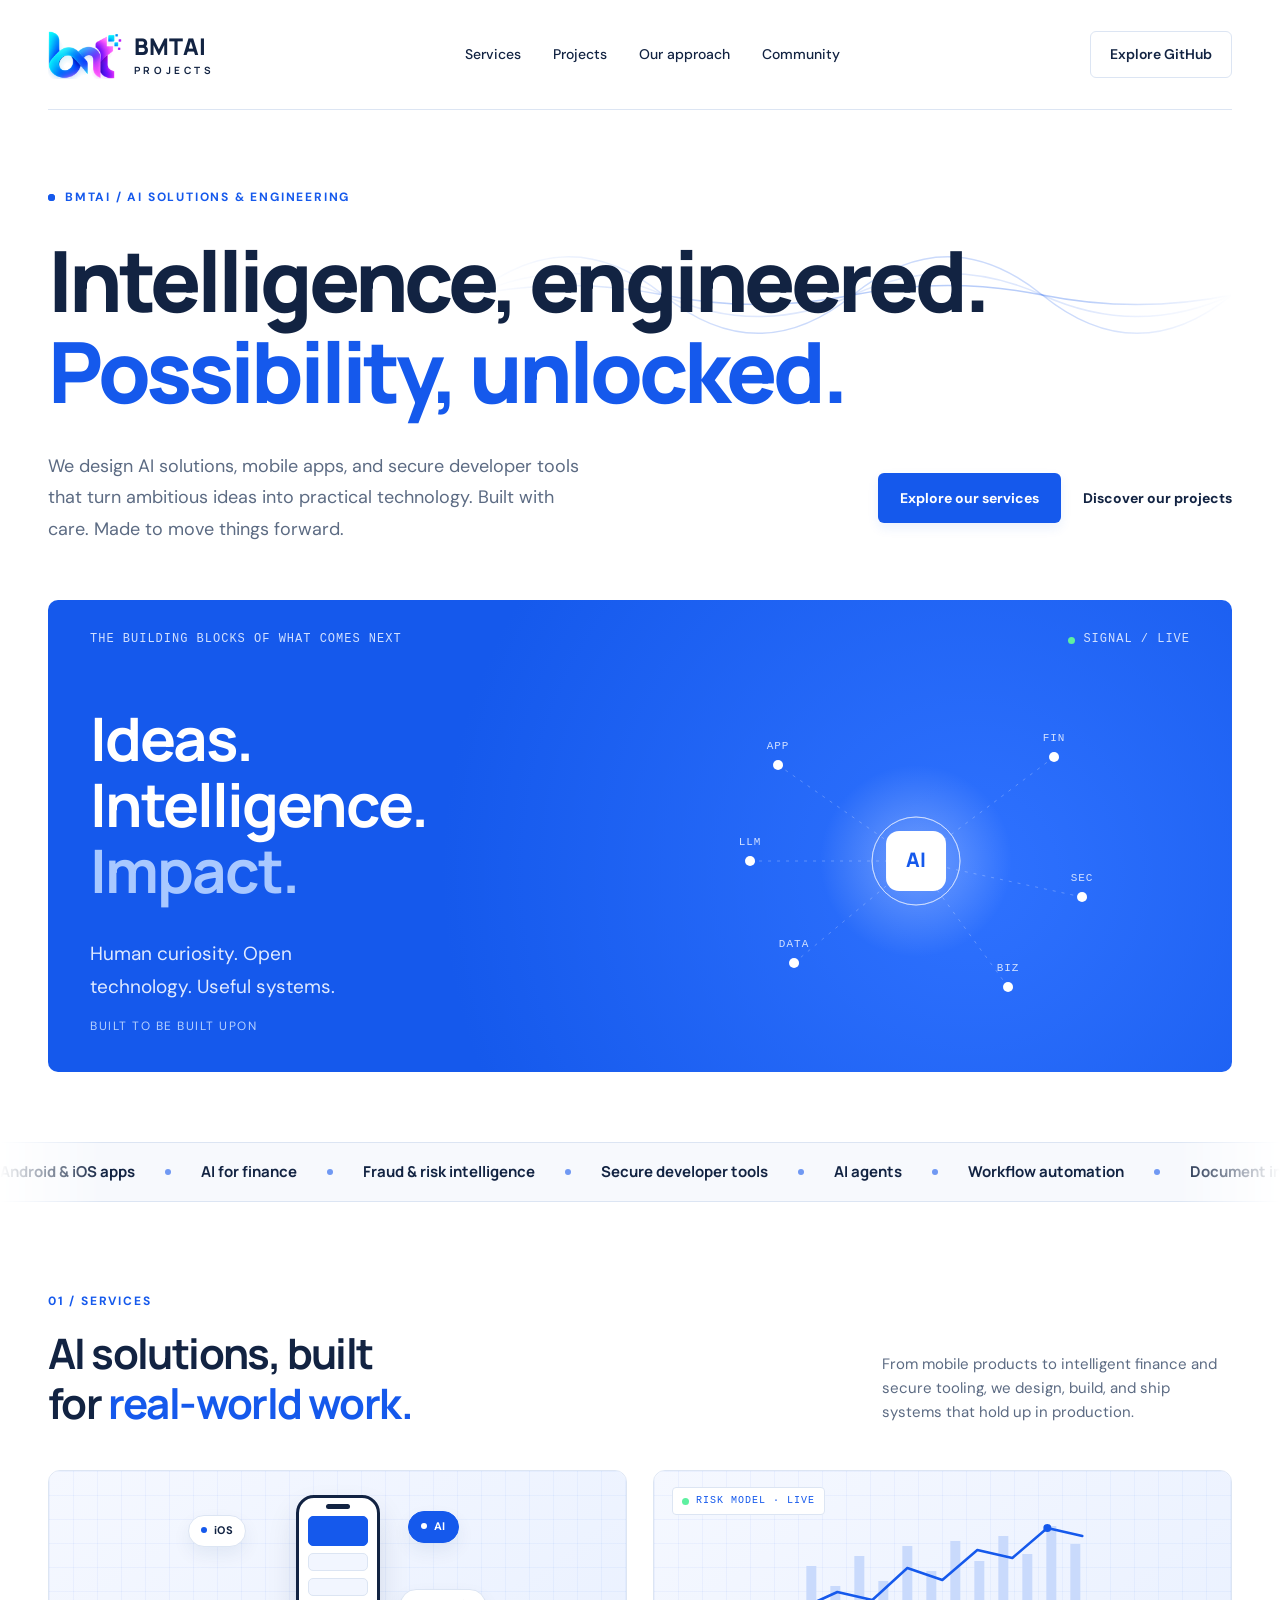
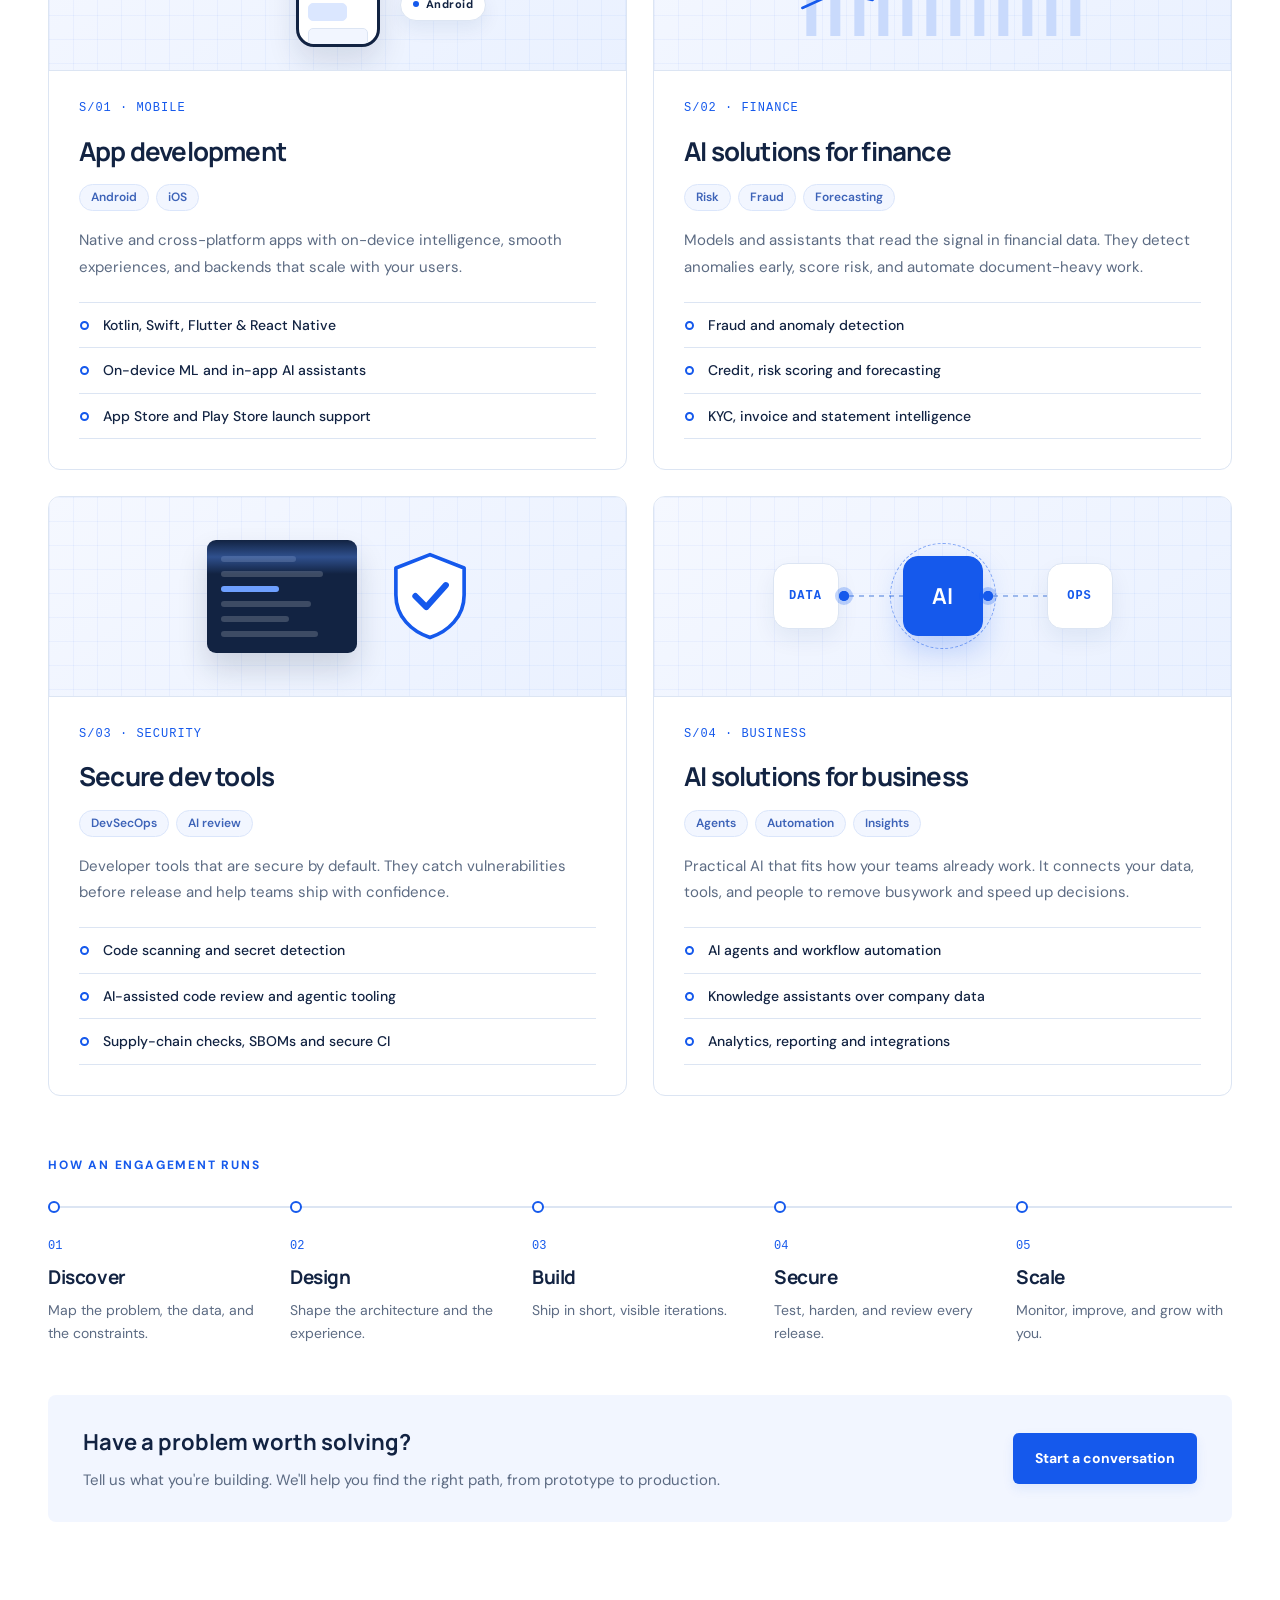
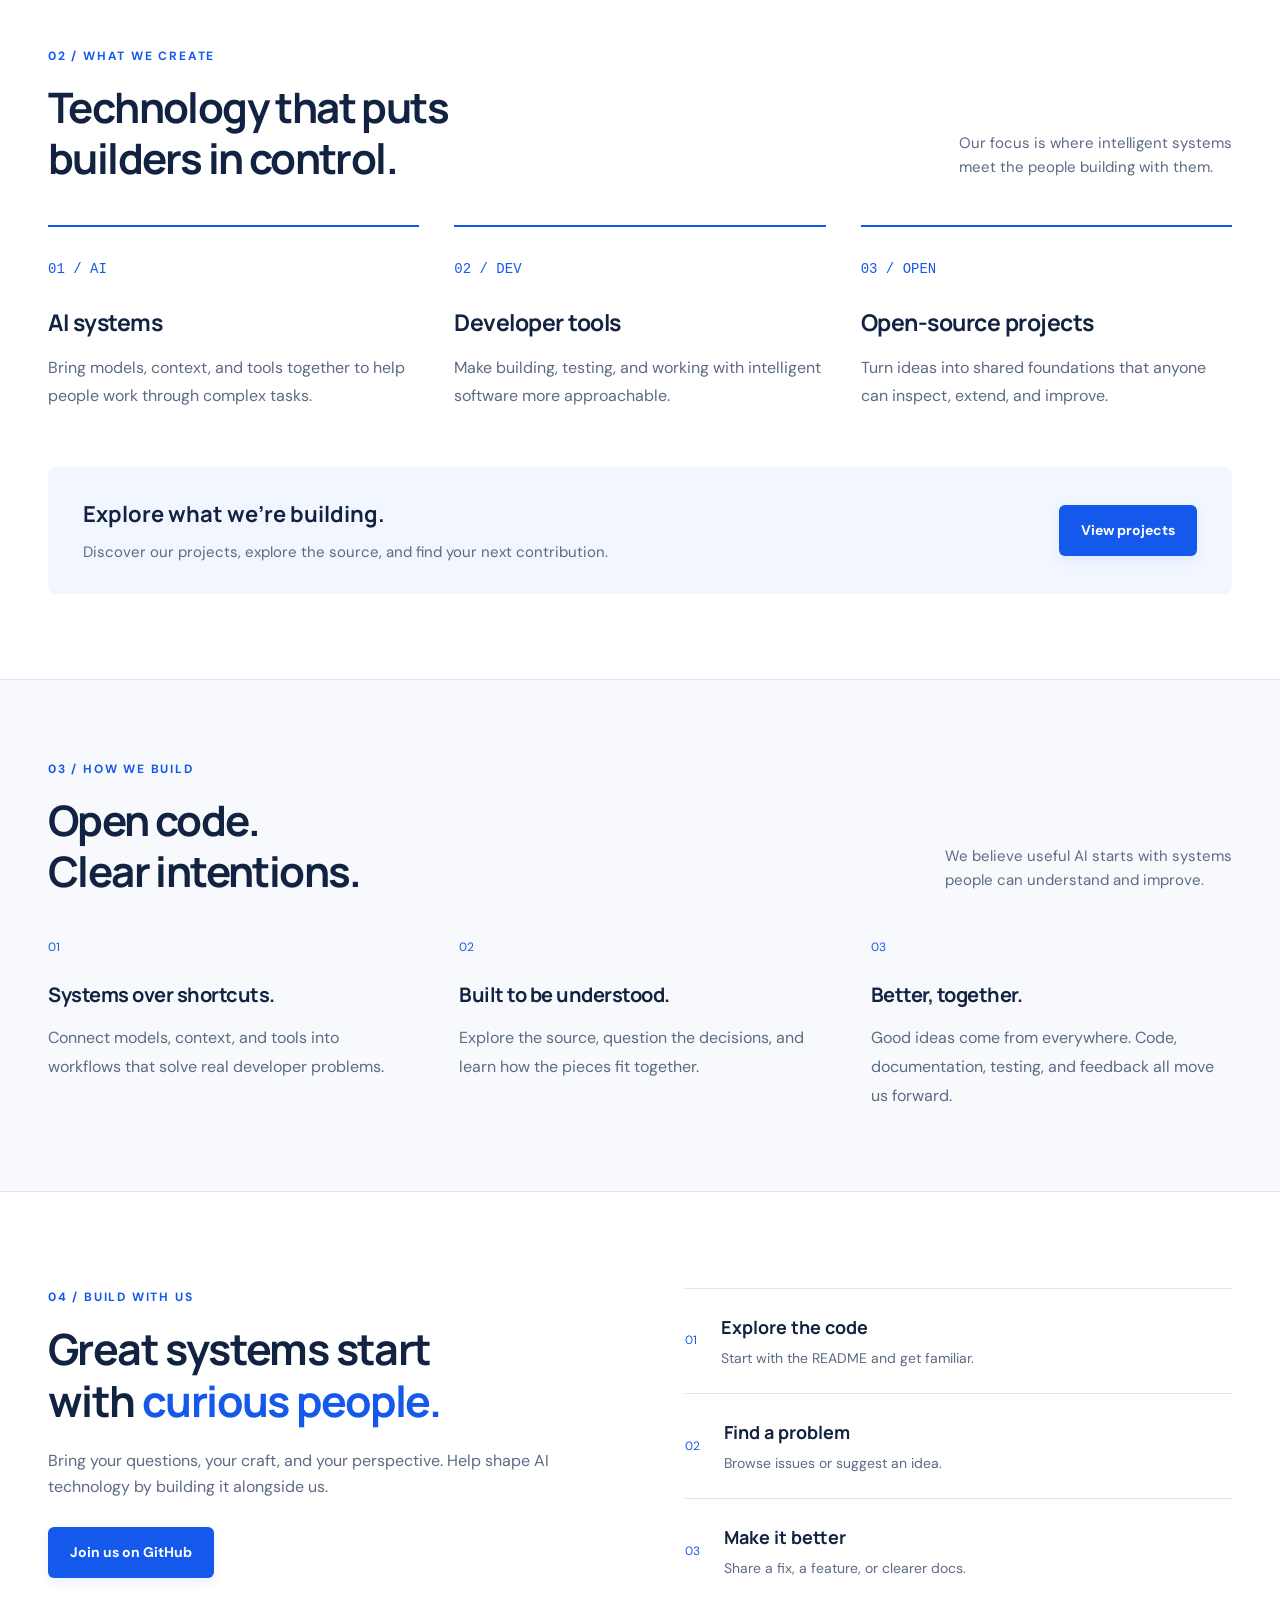
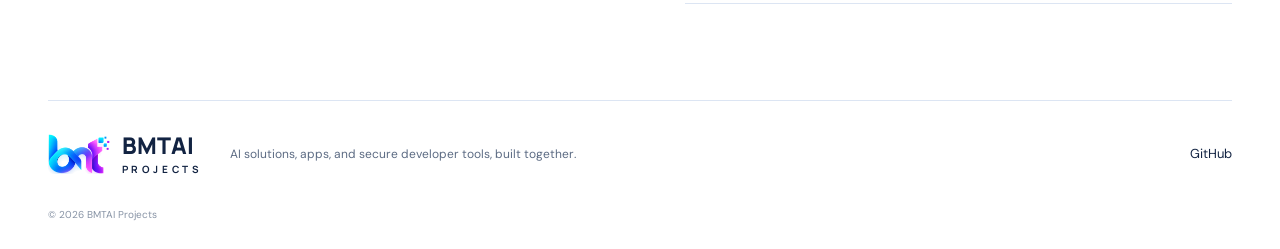
<file: index.html>
<!doctype html>
<html lang="en"><head><meta charset="utf-8"><meta name="viewport" content="width=device-width,initial-scale=1"><meta name="description" content="BMTAI builds AI solutions for finance and business, Android and iOS apps, and secure developer tools. Built openly, for people who build."><meta name="theme-color" content="#1559ec"><title>BMTAI Projects — Build intelligence, together.</title><link rel="icon" type="image/png" sizes="32x32" href="assets/favicon-32.png"><link rel="icon" type="image/png" sizes="192x192" href="assets/favicon-192.png"><link rel="apple-touch-icon" href="assets/apple-touch-icon.png"><link rel="stylesheet" href="style.css"></head>
<body><header class="wrap"><a class="brand" href="/" aria-label="BMTAI home"><img class="logo-mark" src="assets/logo-mark.png" alt="" width="74" height="48"><span>BMTAI<span class="brand-sub">PROJECTS</span></span></a><nav aria-label="Main navigation"><a href="/#services">Services</a><a href="/projects/">Projects</a><a href="/#approach">Our approach</a><a href="/#community">Community</a></nav><a class="nav-cta" href="https://github.com/bmtai-projects">Explore GitHub</a></header>
<main>

<!-- Hero -->
<section class="company-hero wrap">
  <svg class="hero-waves" viewBox="0 0 600 240" preserveAspectRatio="none" aria-hidden="true">
    <path class="w1" d="M0 120 Q75 40 150 120 T300 120 T450 120 T600 120 T750 120 T900 120"/>
    <path class="w2" d="M0 120 Q75 75 150 120 T300 120 T450 120 T600 120 T750 120 T900 120"/>
    <path class="w3" d="M0 120 Q75 100 150 120 T300 120 T450 120 T600 120 T750 120 T900 120"/>
  </svg>
  <div class="eyebrow"><span class="pulse"></span>BMTAI / AI SOLUTIONS &amp; ENGINEERING</div>
  <h1>Intelligence, engineered.<br><em>Possibility, unlocked.</em></h1>
  <div class="hero-bottom"><p>We design AI solutions, mobile apps, and secure developer tools that turn ambitious ideas into practical technology. Built with care. Made to move things forward.</p><div class="actions"><a class="button primary" href="/#services">Explore our services</a><a class="text-link" href="/projects/">Discover our projects</a></div></div>
  <div class="brand-panel">
    <div class="panel-top"><span>THE BUILDING BLOCKS OF WHAT COMES NEXT</span><span class="live"><i></i>SIGNAL / LIVE</span></div>
    <div class="panel-copy">
      <div class="panel-title">Ideas.<br>Intelligence.<br><span>Impact.</span></div>
      <div class="panel-bottom"><p>Human curiosity. Open technology. Useful systems.</p><span>BUILT TO BE BUILT UPON</span></div>
    </div>
    <div class="signal-map" aria-hidden="true">
      <svg viewBox="0 0 400 320">
        <defs><radialGradient id="core-glow"><stop offset="0" stop-color="#fff" stop-opacity=".32"/><stop offset="1" stop-color="#fff" stop-opacity="0"/></radialGradient></defs>
        <g class="rings"><circle cx="200" cy="160" r="44"/><circle cx="200" cy="160" r="44"/><circle cx="200" cy="160" r="44"/></g>
        <g class="links"><path d="M62 64L200 160"/><path d="M338 56L200 160"/><path d="M366 196L200 160"/><path d="M292 286L200 160"/><path d="M78 262L200 160"/><path d="M34 160L200 160"/></g>
        <g class="packets">
          <path pathLength="100" d="M62 64L200 160" style="--d:0s"/>
          <path pathLength="100" d="M338 56L200 160" style="--d:-.7s"/>
          <path pathLength="100" d="M366 196L200 160" style="--d:-1.4s"/>
          <path pathLength="100" d="M292 286L200 160" style="--d:-2.1s"/>
          <path pathLength="100" d="M78 262L200 160" style="--d:-.35s"/>
          <path pathLength="100" d="M34 160L200 160" style="--d:-1.75s"/>
          <path class="out" pathLength="100" d="M200 160L338 56" style="--d:-1s"/>
          <path class="out" pathLength="100" d="M200 160L78 262" style="--d:-2.4s"/>
          <path class="out" pathLength="100" d="M200 160L292 286" style="--d:-.2s"/>
        </g>
        <circle cx="200" cy="160" r="96" fill="url(#core-glow)"/>
        <g class="nodes">
          <g style="--d:0s"><circle cx="62" cy="64" r="5"/><text x="62" y="48">APP</text></g>
          <g style="--d:.5s"><circle cx="338" cy="56" r="5"/><text x="338" y="40">FIN</text></g>
          <g style="--d:1s"><circle cx="366" cy="196" r="5"/><text x="366" y="180">SEC</text></g>
          <g style="--d:1.5s"><circle cx="292" cy="286" r="5"/><text x="292" y="270">BIZ</text></g>
          <g style="--d:2s"><circle cx="78" cy="262" r="5"/><text x="78" y="246">DATA</text></g>
          <g style="--d:2.5s"><circle cx="34" cy="160" r="5"/><text x="34" y="144">LLM</text></g>
        </g>
        <g class="hub"><rect x="170" y="130" width="60" height="60" rx="13"/><text x="200" y="166">AI</text></g>
      </svg>
    </div>
  </div>
</section>

<!-- Capability ticker -->
<div class="ticker" aria-label="Capabilities"><div class="ticker-track">
  <ul><li>Android &amp; iOS apps</li><li>AI for finance</li><li>Fraud &amp; risk intelligence</li><li>Secure developer tools</li><li>AI agents</li><li>Workflow automation</li><li>Document intelligence</li><li>Open source</li></ul>
  <ul aria-hidden="true"><li>Android &amp; iOS apps</li><li>AI for finance</li><li>Fraud &amp; risk intelligence</li><li>Secure developer tools</li><li>AI agents</li><li>Workflow automation</li><li>Document intelligence</li><li>Open source</li></ul>
</div></div>

<!-- Services -->
<section class="services wrap" id="services">
  <div class="section-heading"><div><div class="eyebrow">01 / SERVICES</div><h2>AI solutions, built<br>for <em>real-world work.</em></h2></div><p>From mobile products to intelligent finance and secure tooling, we design, build, and ship systems that hold up in production.</p></div>
  <div class="service-grid">

    <article class="service reveal">
      <div class="svc-visual v-app" aria-hidden="true">
        <div class="phone"><i class="notch"></i><div class="feed"><span></span><span></span><span></span><span></span><span></span><span></span><span></span><span></span><span></span><span></span></div></div>
        <span class="float-chip c1">iOS</span><span class="float-chip c2">Android</span><span class="float-chip c3">AI</span>
      </div>
      <div class="svc-body">
        <span class="svc-tag">S/01 · MOBILE</span>
        <h3>App development</h3>
        <div class="svc-chips"><span>Android</span><span>iOS</span></div>
        <p>Native and cross-platform apps with on-device intelligence, smooth experiences, and backends that scale with your users.</p>
        <ul><li>Kotlin, Swift, Flutter &amp; React Native</li><li>On-device ML and in-app AI assistants</li><li>App Store and Play Store launch support</li></ul>
      </div>
    </article>

    <article class="service reveal">
      <div class="svc-visual v-fin" aria-hidden="true">
        <svg viewBox="0 0 300 150">
          <g class="fin-bars"><rect x="14" y="70" width="10" height="70" style="--i:0"/><rect x="38" y="90" width="10" height="50" style="--i:1"/><rect x="62" y="60" width="10" height="80" style="--i:2"/><rect x="86" y="85" width="10" height="55" style="--i:3"/><rect x="110" y="50" width="10" height="90" style="--i:4"/><rect x="134" y="75" width="10" height="65" style="--i:5"/><rect x="158" y="45" width="10" height="95" style="--i:6"/><rect x="182" y="65" width="10" height="75" style="--i:7"/><rect x="206" y="40" width="10" height="100" style="--i:8"/><rect x="230" y="58" width="10" height="82" style="--i:9"/><rect x="254" y="30" width="10" height="110" style="--i:10"/><rect x="278" y="48" width="10" height="92" style="--i:11"/></g>
          <path class="fin-line" pathLength="100" d="M10 112L45 96L80 104L115 72L150 84L185 54L220 62L255 32L290 40"/>
          <path class="fin-pulse" pathLength="100" d="M10 112L45 96L80 104L115 72L150 84L185 54L220 62L255 32L290 40"/>
          <circle class="fin-ping" cx="255" cy="32" r="5"/><circle class="fin-dot" cx="255" cy="32" r="4"/>
        </svg>
        <span class="fin-badge"><i></i>RISK MODEL · LIVE</span>
      </div>
      <div class="svc-body">
        <span class="svc-tag">S/02 · FINANCE</span>
        <h3>AI solutions for finance</h3>
        <div class="svc-chips"><span>Risk</span><span>Fraud</span><span>Forecasting</span></div>
        <p>Models and assistants that read the signal in financial data. They detect anomalies early, score risk, and automate document-heavy work.</p>
        <ul><li>Fraud and anomaly detection</li><li>Credit, risk scoring and forecasting</li><li>KYC, invoice and statement intelligence</li></ul>
      </div>
    </article>

    <article class="service reveal">
      <div class="svc-visual v-sec" aria-hidden="true">
        <div class="code"><span style="width:62%"></span><span style="width:84%"></span><span class="hl" style="width:48%"></span><span style="width:74%"></span><span style="width:56%"></span><span style="width:80%"></span><i class="beam"></i></div>
        <div class="shield"><svg viewBox="0 0 64 74"><path class="shield-body" d="M32 3L60 14V36C60 54 47 66 32 71C17 66 4 54 4 36V14Z"/><path class="tick" pathLength="100" d="M20 37L29 46L45 28"/></svg></div>
      </div>
      <div class="svc-body">
        <span class="svc-tag">S/03 · SECURITY</span>
        <h3>Secure dev tools</h3>
        <div class="svc-chips"><span>DevSecOps</span><span>AI review</span></div>
        <p>Developer tools that are secure by default. They catch vulnerabilities before release and help teams ship with confidence.</p>
        <ul><li>Code scanning and secret detection</li><li>AI-assisted code review and agentic tooling</li><li>Supply-chain checks, SBOMs and secure CI</li></ul>
      </div>
    </article>

    <article class="service reveal">
      <div class="svc-visual v-biz" aria-hidden="true">
        <div class="flow">
          <div class="fnode"><b>DATA</b></div>
          <div class="flink"><i></i><i></i></div>
          <div class="fnode hub"><b>AI</b></div>
          <div class="flink"><i></i><i></i></div>
          <div class="fnode"><b>OPS</b></div>
        </div>
      </div>
      <div class="svc-body">
        <span class="svc-tag">S/04 · BUSINESS</span>
        <h3>AI solutions for business</h3>
        <div class="svc-chips"><span>Agents</span><span>Automation</span><span>Insights</span></div>
        <p>Practical AI that fits how your teams already work. It connects your data, tools, and people to remove busywork and speed up decisions.</p>
        <ul><li>AI agents and workflow automation</li><li>Knowledge assistants over company data</li><li>Analytics, reporting and integrations</li></ul>
      </div>
    </article>

  </div>

  <div class="process">
    <div class="eyebrow">HOW AN ENGAGEMENT RUNS</div>
    <ol>
      <li><span>01</span><h3>Discover</h3><p>Map the problem, the data, and the constraints.</p></li>
      <li><span>02</span><h3>Design</h3><p>Shape the architecture and the experience.</p></li>
      <li><span>03</span><h3>Build</h3><p>Ship in short, visible iterations.</p></li>
      <li><span>04</span><h3>Secure</h3><p>Test, harden, and review every release.</p></li>
      <li><span>05</span><h3>Scale</h3><p>Monitor, improve, and grow with you.</p></li>
    </ol>
  </div>

  <div class="portfolio-callout service-callout"><div><h3>Have a problem worth solving?</h3><p>Tell us what you're building. We'll help you find the right path, from prototype to production.</p></div><a class="button primary" href="https://github.com/bmtai-projects">Start a conversation</a></div>
</section>

<!-- What we create -->
<section class="focus wrap"><div class="section-heading"><div><div class="eyebrow">02 / WHAT WE CREATE</div><h2>Technology that puts<br>builders in control.</h2></div><p>Our focus is where intelligent systems<br>meet the people building with them.</p></div><div class="focus-grid"><article class="reveal"><span class="focus-icon">01 / AI</span><h3>AI systems</h3><p>Bring models, context, and tools together to help people work through complex tasks.</p></article><article class="reveal"><span class="focus-icon">02 / DEV</span><h3>Developer tools</h3><p>Make building, testing, and working with intelligent software more approachable.</p></article><article class="reveal"><span class="focus-icon">03 / OPEN</span><h3>Open-source projects</h3><p>Turn ideas into shared foundations that anyone can inspect, extend, and improve.</p></article></div><div class="portfolio-callout"><div><h3>Explore what we're building.</h3><p>Discover our projects, explore the source, and find your next contribution.</p></div><a class="button primary" href="/projects/">View projects</a></div></section>

<!-- Approach -->
<section class="approach" id="approach"><div class="wrap"><div class="section-heading"><div><div class="eyebrow">03 / HOW WE BUILD</div><h2>Open code.<br>Clear intentions.</h2></div><p>We believe useful AI starts with systems<br>people can understand and improve.</p></div><div class="values"><article class="reveal"><span>01</span><h3>Systems over shortcuts.</h3><p>Connect models, context, and tools into workflows that solve real developer problems.</p></article><article class="reveal"><span>02</span><h3>Built to be understood.</h3><p>Explore the source, question the decisions, and learn how the pieces fit together.</p></article><article class="reveal"><span>03</span><h3>Better, together.</h3><p>Good ideas come from everywhere. Code, documentation, testing, and feedback all move us forward.</p></article></div></div></section>

<!-- Community -->
<section class="community wrap" id="community"><div><div class="eyebrow">04 / BUILD WITH US</div><h2>Great systems start<br>with <em>curious people.</em></h2><p>Bring your questions, your craft, and your perspective. Help shape AI technology by building it alongside us.</p><a class="button primary" href="https://github.com/bmtai-projects">Join us on GitHub</a></div><div class="contribute"><a href="/projects/"><span>01</span><div><h3>Explore the code</h3><p>Start with the README and get familiar.</p></div></a><a href="https://github.com/bmtai-projects"><span>02</span><div><h3>Find a problem</h3><p>Browse issues or suggest an idea.</p></div></a><a href="https://github.com/bmtai-projects"><span>03</span><div><h3>Make it better</h3><p>Share a fix, a feature, or clearer docs.</p></div></a></div></section>
</main><footer class="wrap"><a class="brand" href="/"><img class="logo-mark" src="assets/logo-mark.png" alt="" width="74" height="48"><span>BMTAI<span class="brand-sub">PROJECTS</span></span></a><p>AI solutions, apps, and secure developer tools, built together.</p><a href="https://github.com/bmtai-projects">GitHub</a><small>© <span id="year">2026</span> BMTAI Projects</small></footer><script>document.getElementById('year').textContent=new Date().getFullYear();</script></body></html>
</file>
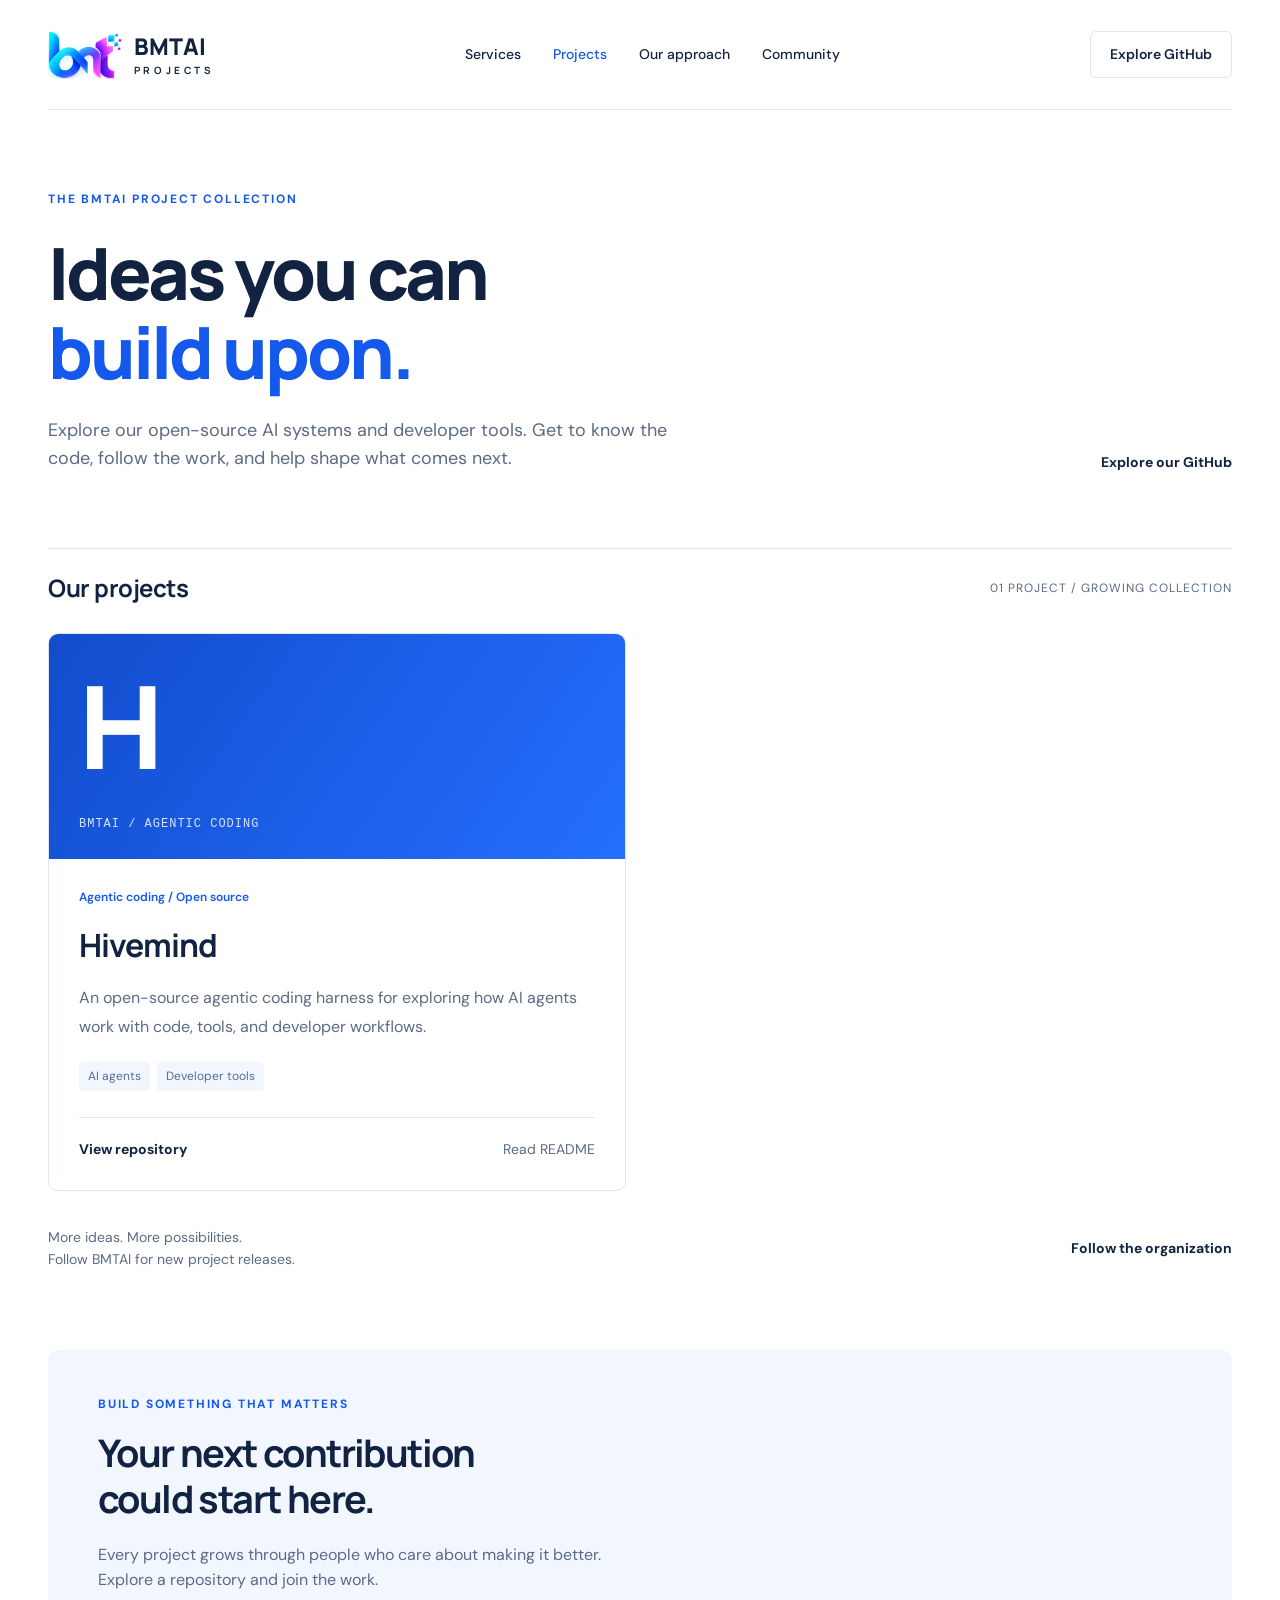
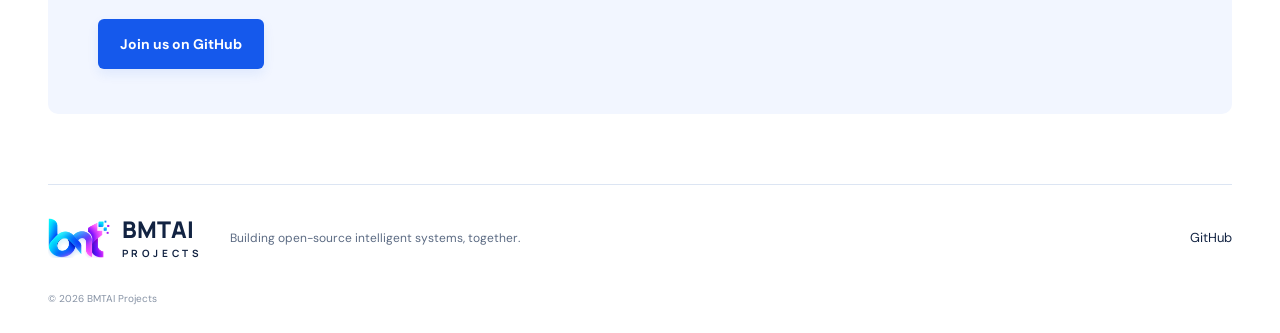
<file: projects/index.html>
<!doctype html>
<html lang="en"><head><meta charset="utf-8"><meta name="viewport" content="width=device-width,initial-scale=1"><meta name="description" content="BMTAI Projects builds open-source AI systems and developer tools. Built openly, for people who build."><meta name="theme-color" content="#1559ec"><title>Projects — BMTAI Projects</title><link rel="icon" type="image/png" sizes="32x32" href="/assets/favicon-32.png"><link rel="icon" type="image/png" sizes="192x192" href="/assets/favicon-192.png"><link rel="apple-touch-icon" href="/assets/apple-touch-icon.png"><link rel="stylesheet" href="/style.css"></head>
<body><header class="wrap"><a class="brand" href="/" aria-label="BMTAI home"><img class="logo-mark" src="/assets/logo-mark.png" alt="" width="74" height="48"><span>BMTAI<span class="brand-sub">PROJECTS</span></span></a><nav aria-label="Main navigation"><a href="/#services">Services</a><a href="/projects/" aria-current="page">Projects</a><a href="/#approach">Our approach</a><a href="/#community">Community</a></nav><a class="nav-cta" href="https://github.com/bmtai-projects">Explore GitHub</a></header>
<main><section class="projects-intro wrap"><div class="eyebrow">THE BMTAI PROJECT COLLECTION</div><h1>Ideas you can<br><em>build upon.</em></h1><div class="intro-row"><p>Explore our open-source AI systems and developer tools. Get to know the code, follow the work, and help shape what comes next.</p><a class="text-link" href="https://github.com/bmtai-projects">Explore our GitHub</a></div></section><section class="project-collection wrap" aria-label="Project collection"><div class="collection-heading"><h2>Our projects</h2><span>01 PROJECT / GROWING COLLECTION</span></div><div class="project-grid" id="project-grid"></div><div class="collection-footer"><p>More ideas. More possibilities.<br>Follow BMTAI for new project releases.</p><a class="text-link" href="https://github.com/bmtai-projects">Follow the organization</a></div></section><section class="project-invitation wrap"><div class="eyebrow">BUILD SOMETHING THAT MATTERS</div><h2>Your next contribution<br>could start here.</h2><p>Every project grows through people who care about making it better.<br>Explore a repository and join the work.</p><a class="button primary" href="https://github.com/bmtai-projects">Join us on GitHub</a></section></main><footer class="wrap"><a class="brand" href="/"><img class="logo-mark" src="/assets/logo-mark.png" alt="" width="74" height="48"><span>BMTAI<span class="brand-sub">PROJECTS</span></span></a><p>Building open-source intelligent systems, together.</p><a href="https://github.com/bmtai-projects">GitHub</a><small>© <span id="year">2026</span> BMTAI Projects</small></footer><script>document.getElementById('year').textContent=new Date().getFullYear();</script><script src="/projects.js"></script></body></html>
</file>
<file: style.css>
@import url('https://fonts.googleapis.com/css2?family=DM+Sans:wght@400;500;600;700&family=Manrope:wght@400;500;600;700;800&display=swap');
:root{--blue:#1559ec;--ink:#122342;--muted:#5c6b83;--pale:#f2f6ff;--line:#dce5f3}*{box-sizing:border-box}html{scroll-behavior:smooth;scroll-padding-top:30px}body{margin:0;background:white;color:var(--ink);font-family:'DM Sans',Arial,sans-serif;font-size:16px;line-height:1.6}a{color:inherit;text-decoration:none}a:focus-visible{outline:3px solid #85b3ff;outline-offset:5px}button,a{-webkit-tap-highlight-color:transparent}.wrap{width:min(1200px,calc(100% - 96px));margin:auto}header{height:110px;display:flex;align-items:center;justify-content:space-between;border-bottom:1px solid var(--line)}.brand{display:flex;align-items:center;gap:12px;font-family:Manrope,Arial,sans-serif;font-size:23px;font-weight:800;line-height:1}.mark{background:var(--blue);color:white;width:43px;height:43px;display:flex;align-items:center;justify-content:center;border-radius:9px;font-size:28px;position:relative;overflow:hidden}.mark span{font-size:16px;margin-left:2px;letter-spacing:-4px;font-weight:400}.brand-sub{display:block;font-size:10px;letter-spacing:3.6px;margin-top:7px;font-weight:700}nav{display:flex;gap:32px;font-size:14px;font-weight:500}nav a:hover,.text-link:hover{color:var(--blue)}.nav-cta{font-size:14px;border:1px solid var(--line);padding:11px 19px;border-radius:6px;font-weight:600}.nav-cta span{margin-left:15px}.hero{padding:92px 0 86px;display:grid;grid-template-columns:1.1fr 1fr;gap:72px;align-items:center}.eyebrow{font-size:12px;font-weight:700;letter-spacing:1.8px;color:var(--blue);display:flex;align-items:center;gap:10px}.eyebrow>span{width:7px;height:7px;background:var(--blue);border-radius:50%}h1,h2,h3,p{margin:0}h1,h2,h3{font-family:Manrope,Arial,sans-serif}h1{font-size:clamp(44px,4.7vw,66px);line-height:1.13;letter-spacing:-3px;font-weight:800;margin:24px 0}em{font-style:normal;color:var(--blue)}.hero-copy>p{font-size:18px;max-width:470px;color:var(--muted);line-height:1.75}.actions{display:flex;align-items:center;gap:28px;margin-top:34px}.button{display:inline-flex;align-items:center;justify-content:center;border-radius:6px;padding:14px 22px;font-size:14px;font-weight:700;transition:background .2s,transform .2s}.primary{background:var(--blue);color:white;box-shadow:0 5px 12px #1559ec16}.primary:hover{background:#1044b7;transform:translateY(-2px)}.text-link{font-size:14px;font-weight:700}.text-link span{margin-left:10px}.hero-foot{margin-top:46px;display:flex;gap:22px;color:var(--muted);font-size:12px}.hero-foot span:before{content:'✓';color:var(--blue);margin-right:8px}.system{background:linear-gradient(145deg,#f5f8ff,#eaf1ff);border:1px solid #dde8fb;border-radius:14px;padding:24px 30px;position:relative;box-shadow:0 25px 70px #1947980c}.sys-top,.sys-bottom{display:flex;justify-content:space-between;font-family:monospace;color:#667da1;font-size:10px;letter-spacing:1px}.intent{display:flex;align-items:center;gap:14px;background:white;border:1px solid var(--line);border-radius:8px;margin:35px auto 0;width:82%;padding:16px}.node-icon{background:var(--pale);color:var(--blue);padding:7px;font-weight:700}.intent small{display:block;font-size:9px;color:#8290a8;letter-spacing:1px}.intent strong{font-size:15px}.plus{margin-left:auto;color:var(--blue)}.line{height:29px;width:1px;background:#9db9ed;margin:auto}.core{margin:auto;background:var(--blue);color:white;border-radius:10px;width:90%;padding:20px 24px;box-shadow:0 10px 20px #1559ec25}.core-head{display:flex;align-items:center;gap:10px}.core-head span{font-weight:800;border:1px solid #ffffff60;padding:1px 7px;border-radius:4px}.core-head small{font-size:9px;letter-spacing:1.5px;color:#c8dbff}.core h2{font-size:31px;letter-spacing:-1px;margin-top:12px}.core p{font-size:13px;color:#d5e3ff}.mini-nodes{display:flex;gap:8px;margin-top:18px}.mini-nodes span{border:1px solid #ffffff40;background:#ffffff10;flex:1;text-align:center;padding:7px;font-size:12px;border-radius:4px}.branches{width:74%;display:flex;justify-content:space-between;height:35px;margin:auto}.branches div{width:1px;background:#9db9ed}.outputs{display:flex;gap:10px}.outputs>span{flex:1;background:white;border:1px solid var(--line);border-radius:6px;text-align:center;padding:13px 5px;font-size:11px}.outputs b{display:block;font-size:18px;color:var(--blue);margin-bottom:4px}.sys-bottom{margin-top:28px;font-size:9px;letter-spacing:.5px}.principle-strip{border-block:1px solid var(--line)}.principle-strip>.wrap{display:flex;align-items:center;justify-content:space-between;padding:27px 0}.principle-strip span{font-size:12px;color:var(--muted);line-height:1.5}.principle-strip strong{color:var(--ink);font-size:14px}.principle-strip p{font-family:Manrope;font-weight:600;font-size:17px}.principle-strip i{font-style:normal;color:#b7c9e7}.work{padding:94px 0}.section-heading{display:flex;justify-content:space-between;align-items:end;gap:40px;margin-bottom:42px}h2{font-size:42px;line-height:1.2;letter-spacing:-1.6px;margin-top:16px}.section-heading>p{color:var(--muted);font-size:15px;max-width:350px;padding-bottom:4px}.project{border:1px solid var(--line);border-radius:12px;display:grid;grid-template-columns:1.15fr 1fr;overflow:hidden}.project-info{padding:40px}.project-meta{display:flex;gap:15px;color:var(--blue);font-size:10px;font-weight:700;letter-spacing:1.2px}.project-meta span+span{color:var(--muted)}.project h3{font-size:43px;letter-spacing:-1.5px;margin:21px 0 15px;display:flex;justify-content:space-between}.project h3>span{font-size:16px;color:#bdcbe0;font-weight:400;margin-top:15px}.project-info>p{color:var(--muted);font-size:16px;max-width:430px}.tags{display:flex;gap:7px;flex-wrap:wrap;margin:23px 0 30px}.tags span{font-size:10px;background:var(--pale);padding:5px 9px;border-radius:4px;color:#536e99}.project-note{background:var(--pale);padding:34px 40px;display:flex;flex-direction:column;justify-content:space-between;border-left:1px solid var(--line)}.large-symbol{font-family:monospace;font-size:90px;letter-spacing:-15px;color:#b1caff;line-height:1.2}.large-symbol span{color:var(--blue);font-size:72px;padding:0 13px}.project-note small{font-size:9px;color:var(--blue);letter-spacing:1.2px;font-weight:700}.project-note p{font-size:18px;margin:11px 0 23px;line-height:1.7}.project-note a{font-size:12px;color:var(--blue);font-weight:700}.project-note a span{margin-left:10px}.repo-link{display:flex;justify-content:space-between;margin-top:22px;font-size:13px;color:var(--muted)}.approach{background:#f7f9fd;border-block:1px solid var(--line);padding:80px 0}.values{display:grid;grid-template-columns:repeat(3,1fr);gap:50px}.values article>span{display:block;font-size:12px;color:var(--blue);margin-bottom:22px}.values h3{font-size:20px;letter-spacing:-.5px;margin-bottom:13px}.values p{font-size:14px;color:var(--muted);line-height:1.8}.community{display:grid;grid-template-columns:1fr 1fr;gap:90px;padding:96px 0}.community h2{font-size:43px}.community p{color:var(--muted);font-size:15px;margin:22px 0 28px}.contribute{align-self:center}.contribute a{display:flex;gap:24px;align-items:center;padding:24px 0;border-bottom:1px solid var(--line)}.contribute a:first-child{border-top:1px solid var(--line)}.contribute a>span{color:var(--blue);font-size:12px}.contribute h3{font-size:18px}.contribute p{font-size:13px;margin:5px 0 0}.contribute b{margin-left:auto;font-weight:400;color:var(--blue)}.contribute a:hover h3{color:var(--blue)}footer{padding:33px 0 26px;border-top:1px solid var(--line);display:grid;grid-template-columns:auto 1fr auto;align-items:center;gap:28px}footer p{font-size:12px;color:var(--muted)}footer>a:last-of-type{font-size:13px}footer small{font-size:10px;color:#8793a5;grid-column:1/-1;margin-top:5px}section[id]{scroll-margin-top:25px}@media(min-width:1600px){.hero{padding:115px 0}h1{font-size:70px}}@media(max-width:1000px){.wrap{width:calc(100% - 48px)}.hero{gap:30px;padding:65px 0}h1{font-size:49px;letter-spacing:-2px}.system{padding:20px}.values{gap:28px}.community{gap:45px}.project-info,.project-note{padding:30px}.tags{gap:5px}nav{gap:20px}}@media(max-width:720px){.wrap{width:calc(100% - 40px)}header{height:85px}.brand{font-size:20px}.mark{width:36px;height:36px;font-size:24px}.brand-sub{font-size:9px}nav{display:none}.nav-cta{font-size:12px;padding:9px 12px}.nav-cta span{margin-left:7px}.hero{grid-template-columns:1fr;padding:55px 0;gap:42px}h1{font-size:49px;letter-spacing:-2px}.hero-copy>p{font-size:17px}.hero-foot{margin-top:30px}.system{max-width:470px;width:100%;margin:auto;padding:24px}.principle-strip>.wrap{flex-wrap:wrap;gap:18px;padding:22px 0}.principle-strip span{width:100%}.principle-strip p{font-size:12px}.principle-strip i{font-size:12px}.work{padding:60px 0}.section-heading{display:block;margin-bottom:30px}h2,.community h2{font-size:35px}.section-heading>p{margin-top:20px}.project{grid-template-columns:1fr}.project-note{border-left:0;border-top:1px solid var(--line);gap:20px}.project-info{padding:27px}.project h3{font-size:38px}.repo-link{display:block}.repo-link a{display:inline-block;margin-top:12px}.approach{padding:55px 0}.values{grid-template-columns:1fr;gap:30px}.values article>span{margin-bottom:9px}.values h3{margin-bottom:7px}.community{grid-template-columns:1fr;padding:60px 0;gap:35px}footer{grid-template-columns:1fr auto;gap:22px}footer p{grid-column:1/-1;grid-row:2}footer small{margin:0}.eyebrow{font-size:10px}.actions{gap:20px}.button{padding:13px 18px}.hero-foot{font-size:11px;gap:16px}}@media(prefers-reduced-motion:reduce){html{scroll-behavior:auto}*{transition:none!important}}
/* Company identity and expandable project collection */
.company-hero{padding:78px 0 70px}.company-hero h1{font-size:clamp(46px,6.6vw,88px);line-height:1.07;letter-spacing:-4px;margin:28px 0 35px}.hero-bottom{display:flex;justify-content:space-between;align-items:center;gap:40px}.hero-bottom>p{max-width:535px;color:var(--muted);font-size:18px;line-height:1.75}.hero-bottom .actions{margin:0;flex-shrink:0;gap:22px}.brand-panel{margin-top:55px;padding:30px 42px;background:var(--blue);color:white;min-height:340px;display:grid;grid-template-columns:1.4fr 1fr;border-radius:10px;position:relative;overflow:hidden}.panel-top{grid-column:1/-1;display:flex;justify-content:space-between;font-family:monospace;font-size:12px;letter-spacing:1px;color:#d1e0ff}.panel-title{font-family:Manrope,Arial,sans-serif;font-size:60px;font-weight:700;line-height:1.1;letter-spacing:-2px;margin:25px 0 8px}.panel-title span{color:#a8c8ff}.panel-bottom{display:flex;flex-direction:column;justify-content:space-between;padding:35px 0 10px;z-index:1}.panel-bottom p{font-size:19px;line-height:1.75;color:#e0eaff}.panel-bottom>span{font-size:12px;letter-spacing:1.5px;color:#b8d2ff}.focus{padding:40px 0 85px}.focus-grid{display:grid;grid-template-columns:repeat(3,1fr);gap:35px}.focus-grid article{padding:28px 0;border-top:2px solid var(--blue)}.focus-icon{font-family:monospace;color:var(--blue);font-size:14px}.focus-grid h3{font-size:23px;margin:23px 0 13px;letter-spacing:-.5px}.focus-grid p{font-size:16px;line-height:1.8;color:var(--muted)}.portfolio-callout{display:flex;align-items:center;justify-content:space-between;gap:30px;background:var(--pale);padding:30px 35px;border-radius:8px;margin-top:28px}.portfolio-callout h3{font-size:22px}.portfolio-callout p{font-size:15px;color:var(--muted);margin-top:8px}.projects-intro{padding:80px 0 55px}.projects-intro h1{font-size:72px;line-height:1.1}.intro-row{display:flex;justify-content:space-between;align-items:end;gap:30px}.intro-row p{font-size:18px;color:var(--muted);max-width:620px}.intro-row a{white-space:nowrap}.project-collection{padding:20px 0 80px}.collection-heading{display:flex;align-items:center;justify-content:space-between;border-top:1px solid var(--line);padding:25px 0 30px}.collection-heading h2{font-size:24px;letter-spacing:-.5px;margin:0}.collection-heading>span{font-size:12px;letter-spacing:1px;color:var(--muted)}.project-grid{display:grid;grid-template-columns:repeat(2,minmax(0,1fr));gap:28px}.project-card{border:1px solid var(--line);border-radius:10px;overflow:hidden;transition:box-shadow .2s,transform .2s}.project-card:hover{box-shadow:0 15px 35px #143a7310;transform:translateY(-3px)}.card-visual{background:linear-gradient(125deg,#124ccc,#246fff);height:225px;padding:25px 30px;display:flex;flex-direction:column;justify-content:space-between;color:white}.card-visual>span{font-family:Manrope,Arial,sans-serif;font-weight:800;font-size:115px;line-height:1.15;letter-spacing:-5px}.card-visual small{font-family:monospace;font-size:12px;letter-spacing:1px;color:#d4e4ff}.card-content{padding:29px 30px}.card-category{font-size:12px;color:var(--blue);font-weight:600}.card-content h3{font-size:32px;letter-spacing:-1px;margin:13px 0}.card-content>p{font-size:16px;line-height:1.8;color:var(--muted)}.card-content .tags{margin:20px 0 26px}.card-content .tags span{font-size:12px}.card-links{display:flex;align-items:center;justify-content:space-between;border-top:1px solid var(--line);padding-top:20px;gap:15px}.card-links>a{font-size:14px}.card-links>a:last-child{color:var(--muted)}.collection-footer{margin-top:35px;display:flex;align-items:center;justify-content:space-between;gap:20px}.collection-footer p{font-size:14px;color:var(--muted)}.project-invitation{background:var(--pale);padding:45px 50px;margin-bottom:70px;border-radius:10px}.project-invitation h2{font-size:38px}.project-invitation p{font-size:16px;color:var(--muted);margin:20px 0 26px}nav a[aria-current=page]{color:var(--blue)}.values p,.community p{font-size:16px}.contribute p,nav,.nav-cta,.hero-foot{font-size:14px}
@media(max-width:1000px){.hero-bottom{align-items:start;flex-direction:column;gap:25px}.company-hero h1{font-size:66px}.brand-panel{min-height:320px}.panel-title{font-size:53px}.focus-grid{gap:24px}.projects-intro h1{font-size:62px}}
@media(max-width:720px){.company-hero{padding:48px 0}.company-hero h1,.projects-intro h1{font-size:clamp(39px,9.7vw,58px);letter-spacing:-2px}.hero-bottom>p,.intro-row p{font-size:17px}.hero-bottom .actions{flex-wrap:wrap;gap:18px}.brand-panel{margin-top:35px;padding:23px;grid-template-columns:1fr;min-height:0}.panel-top{font-size:10px;gap:25px}.panel-top>span:last-child{display:none}.panel-title{font-size:48px;margin-top:28px}.panel-bottom{padding-top:24px;gap:25px}.panel-bottom p{font-size:17px}.focus{padding:15px 0 55px}.focus-grid{grid-template-columns:1fr;gap:7px}.focus-grid article{padding:22px 0}.focus-grid h3{margin-top:13px}.portfolio-callout{align-items:start;flex-direction:column;padding:25px;gap:20px}.projects-intro{padding:48px 0 35px}.intro-row{flex-direction:column;align-items:start;gap:20px}.project-grid{grid-template-columns:1fr}.collection-heading{gap:20px;align-items:start}.collection-heading>span{max-width:125px;font-size:10px}.collection-heading h2{font-size:22px}.card-content{padding:25px}.collection-footer{flex-direction:column;align-items:start}.project-invitation{padding:30px 25px;margin-bottom:45px}.project-invitation h2{font-size:30px}.project-collection{padding-bottom:45px}header{flex-wrap:wrap;height:auto;min-height:110px;padding:15px 0;gap:14px}nav{display:flex;order:3;width:100%;justify-content:space-between;font-size:14px;gap:10px}.brand-sub{font-size:10px}}

/* Signals and motion: hero waves, live pulse, signal map */
.company-hero{position:relative;overflow:hidden}
.company-hero>*:not(.hero-waves){position:relative;z-index:1}
.hero-waves{position:absolute;top:70px;right:0;width:64%;height:230px;z-index:0;pointer-events:none;-webkit-mask-image:linear-gradient(90deg,transparent,#000 35%,#000 80%,transparent);mask-image:linear-gradient(90deg,transparent,#000 35%,#000 80%,transparent)}
.hero-waves path{fill:none;stroke:var(--blue);stroke-width:1.5;vector-effect:non-scaling-stroke}
.hero-waves .w1{opacity:.22;animation:wave 9s linear infinite}
.hero-waves .w2{opacity:.14;animation:wave 6s linear infinite reverse}
.hero-waves .w3{opacity:.3;animation:wave 4s linear infinite}
.company-hero>.eyebrow,.company-hero h1,.hero-bottom,.brand-panel{animation:rise .9s cubic-bezier(.2,.7,.2,1) both}
.company-hero h1{animation-delay:.08s}.hero-bottom{animation-delay:.18s}.brand-panel{animation-delay:.3s}
.eyebrow>.pulse{position:relative;flex-shrink:0}
.pulse:after{content:'';position:absolute;inset:0;border-radius:50%;background:var(--blue);animation:ping 2s cubic-bezier(0,0,.2,1) infinite}
.brand-panel{grid-template-columns:1fr 1.05fr;gap:30px;background:radial-gradient(circle at 78% 58%,#2f72ff 0,transparent 55%),var(--blue)}
.panel-top .live{display:flex;align-items:center;gap:8px}
.live i,.fin-badge i{width:7px;height:7px;border-radius:50%;background:#5ef0a0;animation:live 1.8s infinite}
.panel-copy{display:flex;flex-direction:column;justify-content:space-between}
.panel-copy .panel-bottom{padding:26px 0 6px;gap:14px}
.panel-copy .panel-bottom p{max-width:300px}
.signal-map{align-self:center;min-width:0}
.signal-map svg{display:block;width:100%;height:auto;max-height:320px;overflow:visible}
.rings circle{fill:none;stroke:#fff;stroke-opacity:.35;transform-box:view-box;transform-origin:200px 160px;animation:ring 4.5s cubic-bezier(.2,.6,.3,1) infinite}
.rings circle:nth-child(2){animation-delay:-1.5s}.rings circle:nth-child(3){animation-delay:-3s}
.links path{stroke:#fff;stroke-opacity:.25;stroke-width:1;stroke-dasharray:3 6;animation:flow 1.2s linear infinite}
.packets path{fill:none;stroke:#fff;stroke-width:3.5;stroke-linecap:round;stroke-dasharray:4 110;stroke-dashoffset:5;animation:packet 2.8s cubic-bezier(.5,0,.5,1) infinite;animation-delay:var(--d)}
.packets .out{stroke:#a8c8ff;animation-duration:3.4s}
.nodes circle{fill:#fff;animation:blink 3s ease-in-out infinite;animation-delay:var(--d)}
.nodes text{font-family:monospace;font-size:11px;letter-spacing:1px;fill:#d1e0ff;text-anchor:middle}
.hub rect{fill:#fff;transform-box:fill-box;transform-origin:center;animation:breathe 3s ease-in-out infinite}
.hub text{font-family:Manrope,Arial,sans-serif;font-weight:800;font-size:20px;fill:var(--blue);text-anchor:middle}

/* Capability ticker */
.ticker{border-block:1px solid var(--line);background:#f7f9fd;overflow:hidden;padding:17px 0;-webkit-mask-image:linear-gradient(90deg,transparent,#000 8%,#000 92%,transparent);mask-image:linear-gradient(90deg,transparent,#000 8%,#000 92%,transparent)}
.ticker-track{display:flex;width:max-content;animation:ticker 38s linear infinite}
.ticker:hover .ticker-track{animation-play-state:paused}
.ticker ul{display:flex;margin:0;padding:0;list-style:none}
.ticker li{display:flex;align-items:center;font-family:Manrope,Arial,sans-serif;font-weight:700;font-size:15px;white-space:nowrap}
.ticker li:after{content:'';width:6px;height:6px;border-radius:50%;background:var(--blue);opacity:.6;margin:0 30px}

/* Services */
.services{padding:90px 0 85px}
.service-grid{display:grid;grid-template-columns:repeat(2,minmax(0,1fr));gap:26px}
.service{display:flex;flex-direction:column;border:1px solid var(--line);border-radius:12px;overflow:hidden;background:#fff;transition:transform .25s,box-shadow .25s,border-color .25s}
.service:hover{transform:translateY(-4px);border-color:#bcd0f6;box-shadow:0 22px 45px #143a7314}
.svc-visual{position:relative;height:200px;display:flex;align-items:center;justify-content:center;gap:34px;overflow:hidden;background:linear-gradient(145deg,#f5f8ff,#eaf1ff);border-bottom:1px solid var(--line)}
.svc-visual:before{content:'';position:absolute;inset:0;background-image:linear-gradient(#1559ec0c 1px,transparent 1px),linear-gradient(90deg,#1559ec0c 1px,transparent 1px);background-size:24px 24px;animation:grid 12s linear infinite}
.svc-visual>*{position:relative}
.svc-body{display:flex;flex-direction:column;flex:1;padding:28px 30px 30px}
.svc-tag{font-family:monospace;font-size:12px;letter-spacing:1px;color:var(--blue)}
.service h3{font-size:26px;letter-spacing:-.8px;margin:12px 0}
.svc-chips{display:flex;flex-wrap:wrap;gap:7px;margin-bottom:16px}
.svc-chips span{font-size:12px;font-weight:600;color:#3d63b8;background:var(--pale);border:1px solid #dbe6fb;padding:3px 11px;border-radius:20px}
.svc-body>p{color:var(--muted);font-size:15px;line-height:1.75;margin-bottom:22px}
.service ul{list-style:none;padding:0;margin:auto 0 0;border-top:1px solid var(--line)}
.service li{position:relative;padding:11px 0 11px 24px;border-bottom:1px solid var(--line);font-size:14px;font-weight:500}
.service li:before{content:'';box-sizing:border-box;position:absolute;left:1px;top:18px;width:9px;height:9px;border:2px solid var(--blue);border-radius:50%;transition:background .25s}
.service:hover li:before{background:var(--blue)}
/* S/01 app */
.phone{width:84px;height:152px;border:3px solid var(--ink);border-radius:18px;background:#fff;overflow:hidden;box-shadow:0 16px 30px #1223421f;animation:bob 5s ease-in-out infinite}
.notch{position:absolute;top:6px;left:50%;width:24px;height:5px;margin-left:-12px;border-radius:4px;background:var(--ink);z-index:2}
.feed{position:absolute;top:18px;left:9px;right:9px;animation:feed 7s linear infinite}
.feed span{display:block;height:18px;margin-bottom:7px;border-radius:5px;background:var(--pale);border:1px solid var(--line)}
.feed span:nth-child(5n+1){height:30px;background:var(--blue);border-color:var(--blue)}
.feed span:nth-child(5n+4){width:65%;background:#dbe7ff;border-color:#dbe7ff}
.float-chip{position:absolute;font-size:11px;font-weight:700;letter-spacing:.5px;background:#fff;border:1px solid var(--line);padding:6px 12px;border-radius:20px;box-shadow:0 8px 18px #143a7312;animation:bob 4s ease-in-out infinite}
.float-chip:before{content:'';display:inline-block;width:6px;height:6px;border-radius:50%;background:var(--blue);margin-right:7px;vertical-align:1px}
.float-chip.c1{left:calc(50% - 150px);top:44px}
.float-chip.c2{left:calc(50% + 62px);top:118px;animation-delay:-1.3s}
.float-chip.c3{left:calc(50% + 70px);top:40px;background:var(--blue);border-color:var(--blue);color:#fff;animation-delay:-2.6s}
.float-chip.c3:before{background:#fff}
/* S/02 finance */
.v-fin svg{width:84%;height:150px;overflow:visible}
.fin-bars rect{fill:#c9dafc;transform-box:fill-box;transform-origin:bottom;animation:bar 2.6s ease-in-out infinite alternate;animation-delay:calc(var(--i) * -.35s)}
.fin-line{fill:none;stroke:var(--blue);stroke-width:2.5;stroke-linejoin:round;stroke-linecap:round;stroke-dasharray:100;animation:draw 6s ease-in-out infinite}
.fin-pulse{fill:none;stroke:var(--blue);stroke-width:7;stroke-linecap:round;opacity:.3;stroke-dasharray:8 110;stroke-dashoffset:10;animation:runner 3s linear infinite}
.fin-dot{fill:var(--blue)}
.fin-ping{fill:none;stroke:var(--blue);stroke-width:2;transform-box:fill-box;transform-origin:center;opacity:0;animation:svg-ping 2s ease-out infinite}
.fin-badge{position:absolute;top:16px;left:18px;display:flex;align-items:center;gap:7px;font-family:monospace;font-size:10px;letter-spacing:1px;color:var(--blue);background:#fff;border:1px solid var(--line);padding:5px 9px;border-radius:4px}
/* S/03 security */
.code{width:150px;padding:16px 14px;background:var(--ink);border-radius:9px;box-shadow:0 16px 30px #1223422a;overflow:hidden}
.code span{display:block;height:6px;border-radius:3px;background:#ffffff2e;margin:9px 0}
.code span:first-child{margin-top:0}.code span:last-of-type{margin-bottom:0}
.code .hl{background:#6ea0ff;animation:flag 3.2s ease-in-out infinite}
.beam{position:absolute;left:0;right:0;top:0;height:34px;background:linear-gradient(transparent,#5b93ff66,transparent);animation:scan 3.2s ease-in-out infinite}
.shield{width:78px;animation:bob 5s ease-in-out infinite}
.shield svg{display:block;width:100%;overflow:visible}
.shield-body{fill:#fff;stroke:var(--blue);stroke-width:3;stroke-linejoin:round}
.tick{fill:none;stroke:var(--blue);stroke-width:5;stroke-linecap:round;stroke-linejoin:round;stroke-dasharray:100;animation:tick 3.2s ease-in-out infinite}
.shield:before,.shield:after{content:'';position:absolute;inset:-10px;border-radius:50%;border:2px solid var(--blue);opacity:0;animation:shield-ring 3.2s ease-out infinite}
.shield:after{animation-delay:.25s}
/* S/04 business */
.flow{display:flex;align-items:center}
.fnode{position:relative;width:66px;height:66px;display:flex;align-items:center;justify-content:center;border-radius:15px;background:#fff;border:1px solid var(--line);box-shadow:0 10px 22px #143a7312}
.fnode b{font-family:monospace;font-size:12px;letter-spacing:1px;color:var(--blue)}
.fnode.hub{width:80px;height:80px;background:var(--blue);border-color:var(--blue);box-shadow:0 14px 30px #1559ec40}
.fnode.hub b{font-family:Manrope,Arial,sans-serif;font-size:22px;letter-spacing:0;color:#fff}
.fnode.hub:before{content:'';position:absolute;inset:-14px;border:1.5px dashed #1559ec80;border-radius:50%;animation:spin 14s linear infinite}
.fnode.hub:after{content:'';position:absolute;inset:0;border-radius:15px;border:2px solid var(--blue);opacity:0;animation:core-ping 2.4s ease-out infinite}
.flink{position:relative;width:64px;height:2px;background:repeating-linear-gradient(90deg,#9db9ed 0 5px,transparent 5px 10px)}
.flink i{position:absolute;top:-4px;left:0;width:10px;height:10px;border-radius:50%;background:var(--blue);box-shadow:0 0 0 4px #1559ec22;animation:travel 2.4s linear infinite}
.flink i+i{animation-delay:-1.2s}
.hub~.flink i{animation-delay:-.6s}.hub~.flink i+i{animation-delay:-1.8s}
/* Engagement process */
.process{margin-top:60px}
.process ol{position:relative;list-style:none;margin:26px 0 0;padding:0;display:grid;grid-template-columns:repeat(5,1fr);gap:26px;overflow:hidden}
.process ol:before{content:'';position:absolute;left:0;right:0;top:5px;height:2px;background:var(--line)}
.process ol:after{content:'';position:absolute;top:5px;left:-120px;width:120px;height:2px;background:linear-gradient(90deg,transparent,var(--blue));animation:sweep 4.5s linear infinite}
.process li{position:relative;padding-top:30px}
.process li:before{content:'';box-sizing:border-box;position:absolute;top:0;left:0;width:12px;height:12px;border-radius:50%;background:#fff;border:2px solid var(--blue);z-index:1}
.process li>span{font-family:monospace;font-size:12px;color:var(--blue)}
.process h3{font-size:19px;letter-spacing:-.4px;margin:6px 0}
.process p{font-size:14px;color:var(--muted);line-height:1.65}
.service-callout{margin-top:50px}
/* Scroll reveal (CSS scroll-driven animations; content stays visible where unsupported) */
@supports (animation-timeline:view()){.reveal{animation:reveal linear both;animation-timeline:view();animation-range:entry 0% entry 60%}}

@keyframes wave{to{transform:translateX(-300px)}}
@keyframes rise{from{opacity:0;transform:translateY(22px)}}
@keyframes ping{75%,100%{transform:scale(3);opacity:0}}
@keyframes live{0%{box-shadow:0 0 0 0 #5ef0a080}70%,100%{box-shadow:0 0 0 8px #5ef0a000}}
@keyframes ring{0%{transform:scale(.7);opacity:0}15%{opacity:1}100%{transform:scale(3.2);opacity:0}}
@keyframes flow{to{stroke-dashoffset:-9}}
@keyframes packet{from{stroke-dashoffset:5}to{stroke-dashoffset:-104}}
@keyframes blink{50%{opacity:.35}}
@keyframes breathe{50%{transform:scale(1.06)}}
@keyframes ticker{to{transform:translateX(-50%)}}
@keyframes grid{to{background-position:24px 24px}}
@keyframes bob{50%{transform:translateY(-8px)}}
@keyframes feed{to{transform:translateY(-50%)}}
@keyframes bar{from{transform:scaleY(.55)}}
@keyframes draw{0%{stroke-dashoffset:100}45%,85%{stroke-dashoffset:0}100%{stroke-dashoffset:-100}}
@keyframes runner{from{stroke-dashoffset:10}to{stroke-dashoffset:-102}}
@keyframes svg-ping{from{transform:scale(1);opacity:.7}to{transform:scale(3.5);opacity:0}}
@keyframes flag{40%,60%{background:#ff7a8a}}
@keyframes scan{from{transform:translateY(-40px)}to{transform:translateY(130px)}}
@keyframes tick{0%,55%{stroke-dashoffset:100}75%,100%{stroke-dashoffset:0}}
@keyframes shield-ring{0%,70%{transform:scale(.8);opacity:0}75%{opacity:.4}100%{transform:scale(1.5);opacity:0}}
@keyframes spin{to{transform:rotate(360deg)}}
@keyframes core-ping{from{transform:scale(1);opacity:.6}to{transform:scale(1.6);opacity:0}}
@keyframes travel{0%{left:0;opacity:0}15%,85%{opacity:1}100%{left:calc(100% - 10px);opacity:0}}
@keyframes sweep{from{left:-120px}to{left:100%}}
@keyframes sweep-v{from{top:-120px}to{top:100%}}
@keyframes reveal{from{opacity:0;transform:translateY(40px)}}

@media(max-width:720px){.hero-waves{top:40px;width:100%;height:160px}.brand-panel{grid-template-columns:1fr;gap:10px}.signal-map svg{max-height:250px}.services{padding:55px 0}.service-grid{grid-template-columns:1fr;gap:20px}.svc-visual{height:180px;gap:22px}.svc-body{padding:24px}.service h3{font-size:23px}.flink{width:36px}.process{margin-top:45px}.process ol{grid-template-columns:1fr;gap:22px}.process ol:before{top:0;bottom:0;left:5px;right:auto;width:2px;height:auto}.process ol:after{top:-120px;left:5px;width:2px;height:120px;background:linear-gradient(transparent,var(--blue));animation-name:sweep-v}.process li{padding:0 0 0 30px}.service-callout{margin-top:35px}.ticker{padding:14px 0}.ticker li{font-size:13px}.ticker li:after{margin:0 20px}}
@media(max-width:420px){nav{font-size:13px}}
@media(prefers-reduced-motion:reduce){*,*:before,*:after{animation:none!important}}
/* Brand logo image */
.logo-mark{display:block;width:auto;height:48px;flex-shrink:0}
footer .logo-mark{height:40px}
@media(max-width:720px){.logo-mark{height:40px}}
</file>
